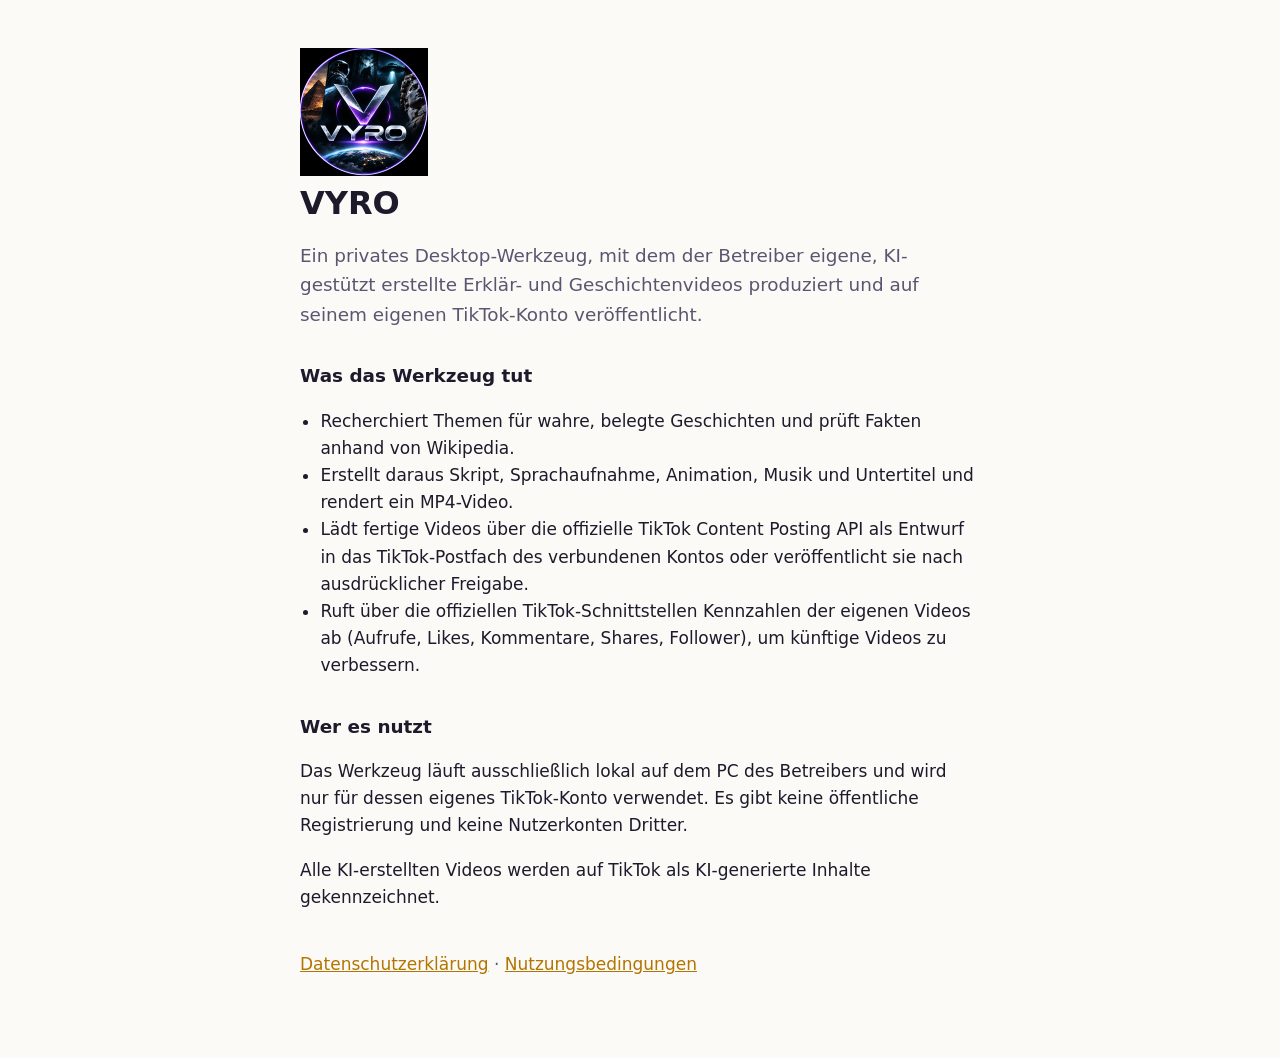
<file: index.html>
<!doctype html>
<html lang="de">
<head>
<meta charset="utf-8">
<meta name="viewport" content="width=device-width, initial-scale=1">
<title>VYRO</title>
<meta name="description" content="Privates Werkzeug zur Produktion und Veröffentlichung eigener Kurzvideos auf dem eigenen TikTok-Konto.">
<link rel="stylesheet" href="style.css">
<link rel="icon" href="vyro-logo-256.png">
</head>
<body>
<main>
  <img src="vyro-logo-256.png" alt="VYRO-Logo" width="128" height="128">
  <h1>VYRO</h1>
  <p class="lead">Ein privates Desktop-Werkzeug, mit dem der Betreiber eigene, KI-gestützt erstellte Erklär- und Geschichtenvideos produziert und auf seinem eigenen TikTok-Konto veröffentlicht.</p>
  <h2>Was das Werkzeug tut</h2>
  <ul>
    <li>Recherchiert Themen für wahre, belegte Geschichten und prüft Fakten anhand von Wikipedia.</li>
    <li>Erstellt daraus Skript, Sprachaufnahme, Animation, Musik und Untertitel und rendert ein MP4-Video.</li>
    <li>Lädt fertige Videos über die offizielle TikTok Content Posting API als Entwurf in das TikTok-Postfach des verbundenen Kontos oder veröffentlicht sie nach ausdrücklicher Freigabe.</li>
    <li>Ruft über die offiziellen TikTok-Schnittstellen Kennzahlen der eigenen Videos ab (Aufrufe, Likes, Kommentare, Shares, Follower), um künftige Videos zu verbessern.</li>
  </ul>
  <h2>Wer es nutzt</h2>
  <p>Das Werkzeug läuft ausschließlich lokal auf dem PC des Betreibers und wird nur für dessen eigenes TikTok-Konto verwendet. Es gibt keine öffentliche Registrierung und keine Nutzerkonten Dritter.</p>
  <p>Alle KI-erstellten Videos werden auf TikTok als KI-generierte Inhalte gekennzeichnet.</p>
  <nav><a href="privacy.html">Datenschutzerklärung</a> · <a href="terms.html">Nutzungsbedingungen</a></nav>
</main>
</body>
</html>
</file>
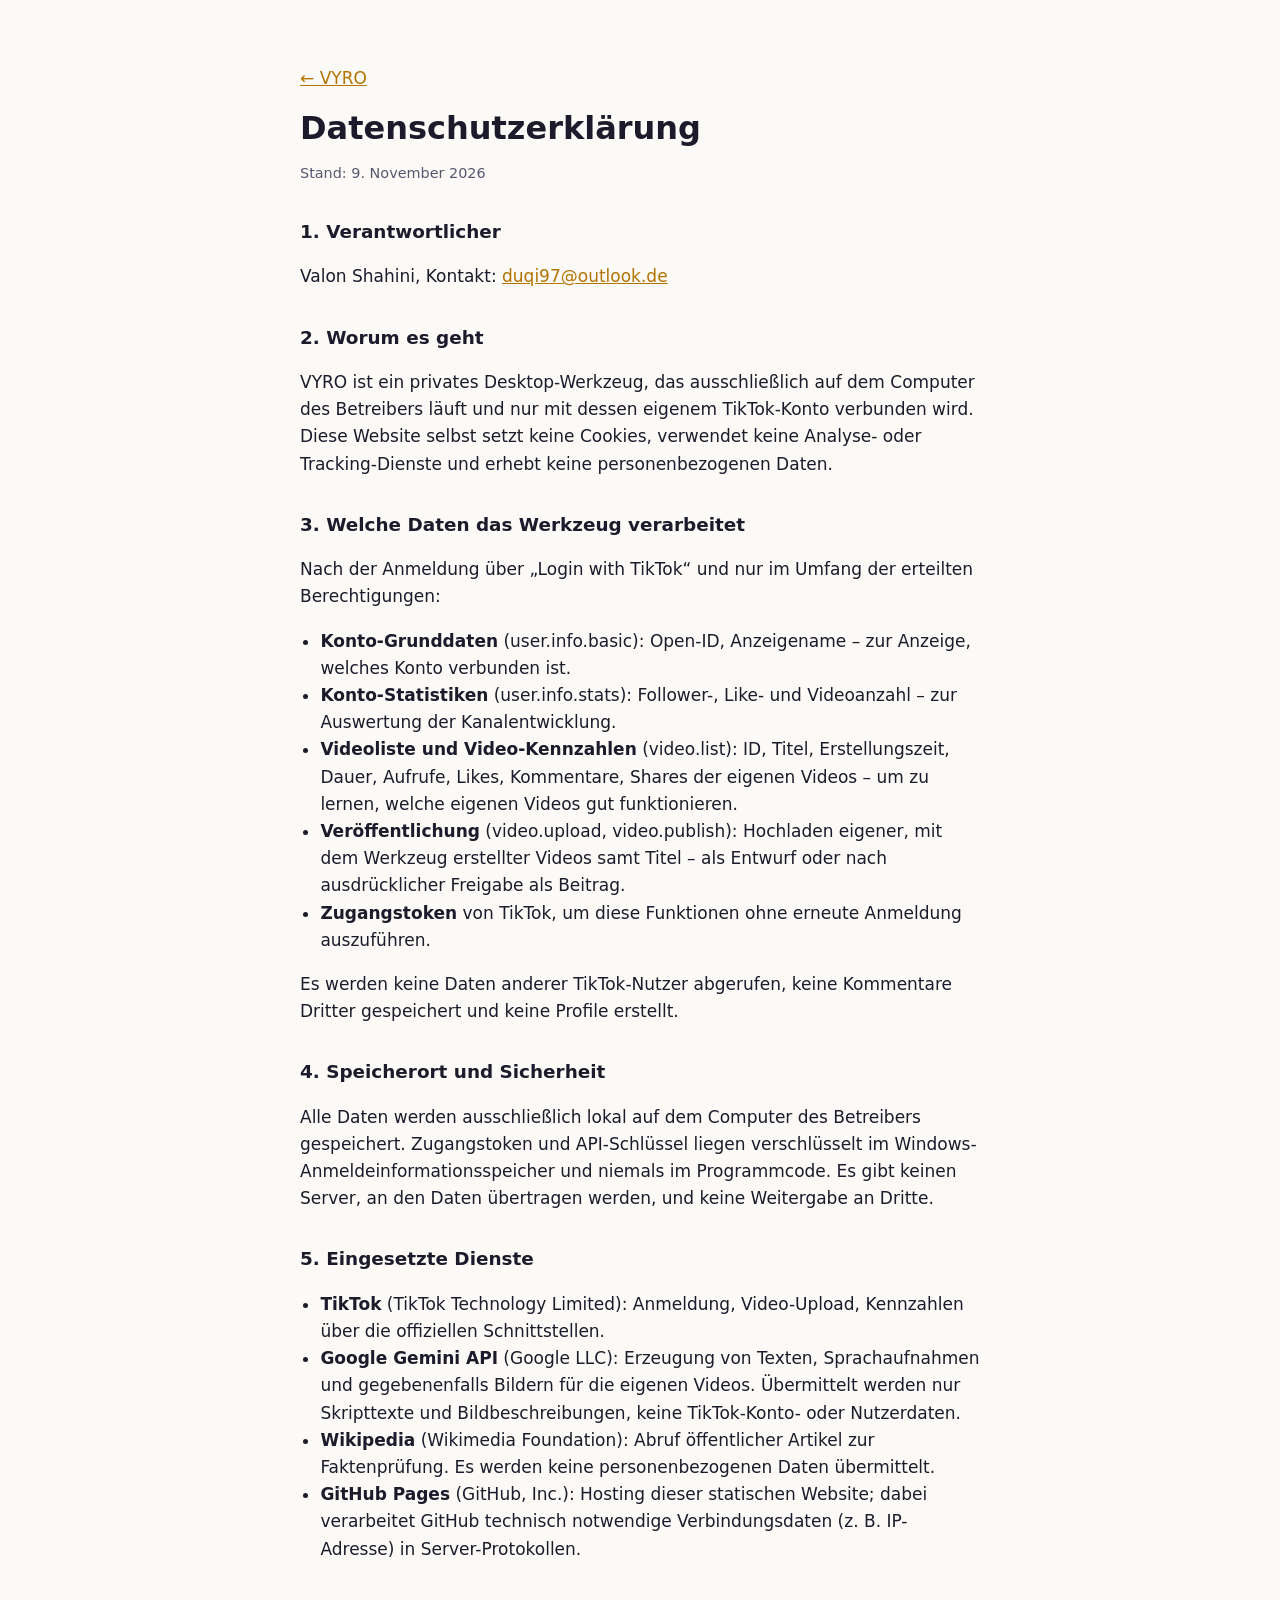
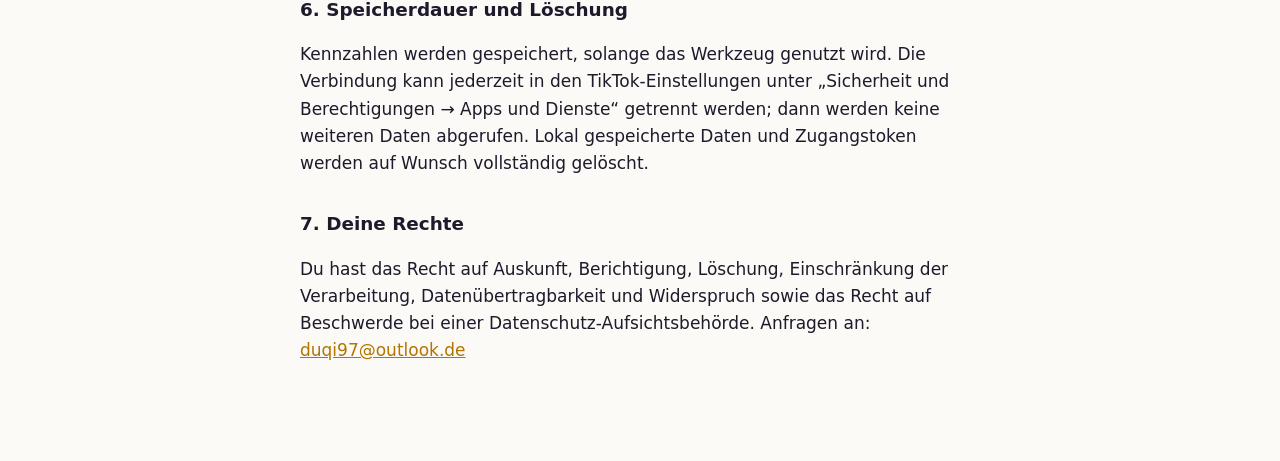
<file: privacy.html>
<!doctype html>
<html lang="de">
<head>
<meta charset="utf-8">
<meta name="viewport" content="width=device-width, initial-scale=1">
<title>Datenschutzerklärung – VYRO</title>
<link rel="stylesheet" href="style.css">
<link rel="icon" href="vyro-logo-256.png">
</head>
<body>
<main>
  <p><a href="index.html">← VYRO</a></p>
  <h1>Datenschutzerklärung</h1>
  <p class="meta">Stand: 9. November 2026</p>

  <h2>1. Verantwortlicher</h2>
  <p>Valon Shahini, Kontakt: <a href="mailto:duqi97@outlook.de">duqi97@outlook.de</a></p>

  <h2>2. Worum es geht</h2>
  <p>VYRO ist ein privates Desktop-Werkzeug, das ausschließlich auf dem Computer des Betreibers läuft und nur mit dessen eigenem TikTok-Konto verbunden wird. Diese Website selbst setzt keine Cookies, verwendet keine Analyse- oder Tracking-Dienste und erhebt keine personenbezogenen Daten.</p>

  <h2>3. Welche Daten das Werkzeug verarbeitet</h2>
  <p>Nach der Anmeldung über „Login with TikTok“ und nur im Umfang der erteilten Berechtigungen:</p>
  <ul>
    <li><strong>Konto-Grunddaten</strong> (user.info.basic): Open-ID, Anzeigename – zur Anzeige, welches Konto verbunden ist.</li>
    <li><strong>Konto-Statistiken</strong> (user.info.stats): Follower-, Like- und Videoanzahl – zur Auswertung der Kanalentwicklung.</li>
    <li><strong>Videoliste und Video-Kennzahlen</strong> (video.list): ID, Titel, Erstellungszeit, Dauer, Aufrufe, Likes, Kommentare, Shares der eigenen Videos – um zu lernen, welche eigenen Videos gut funktionieren.</li>
    <li><strong>Veröffentlichung</strong> (video.upload, video.publish): Hochladen eigener, mit dem Werkzeug erstellter Videos samt Titel – als Entwurf oder nach ausdrücklicher Freigabe als Beitrag.</li>
    <li><strong>Zugangstoken</strong> von TikTok, um diese Funktionen ohne erneute Anmeldung auszuführen.</li>
  </ul>
  <p>Es werden keine Daten anderer TikTok-Nutzer abgerufen, keine Kommentare Dritter gespeichert und keine Profile erstellt.</p>

  <h2>4. Speicherort und Sicherheit</h2>
  <p>Alle Daten werden ausschließlich lokal auf dem Computer des Betreibers gespeichert. Zugangstoken und API-Schlüssel liegen verschlüsselt im Windows-Anmeldeinformationsspeicher und niemals im Programmcode. Es gibt keinen Server, an den Daten übertragen werden, und keine Weitergabe an Dritte.</p>

  <h2>5. Eingesetzte Dienste</h2>
  <ul>
    <li><strong>TikTok</strong> (TikTok Technology Limited): Anmeldung, Video-Upload, Kennzahlen über die offiziellen Schnittstellen.</li>
    <li><strong>Google Gemini API</strong> (Google LLC): Erzeugung von Texten, Sprachaufnahmen und gegebenenfalls Bildern für die eigenen Videos. Übermittelt werden nur Skripttexte und Bildbeschreibungen, keine TikTok-Konto- oder Nutzerdaten.</li>
    <li><strong>Wikipedia</strong> (Wikimedia Foundation): Abruf öffentlicher Artikel zur Faktenprüfung. Es werden keine personenbezogenen Daten übermittelt.</li>
    <li><strong>GitHub Pages</strong> (GitHub, Inc.): Hosting dieser statischen Website; dabei verarbeitet GitHub technisch notwendige Verbindungsdaten (z. B. IP-Adresse) in Server-Protokollen.</li>
  </ul>

  <h2>6. Speicherdauer und Löschung</h2>
  <p>Kennzahlen werden gespeichert, solange das Werkzeug genutzt wird. Die Verbindung kann jederzeit in den TikTok-Einstellungen unter „Sicherheit und Berechtigungen → Apps und Dienste“ getrennt werden; dann werden keine weiteren Daten abgerufen. Lokal gespeicherte Daten und Zugangstoken werden auf Wunsch vollständig gelöscht.</p>

  <h2>7. Deine Rechte</h2>
  <p>Du hast das Recht auf Auskunft, Berichtigung, Löschung, Einschränkung der Verarbeitung, Datenübertragbarkeit und Widerspruch sowie das Recht auf Beschwerde bei einer Datenschutz-Aufsichtsbehörde. Anfragen an: <a href="mailto:duqi97@outlook.de">duqi97@outlook.de</a></p>
</main>
</body>
</html>
</file>
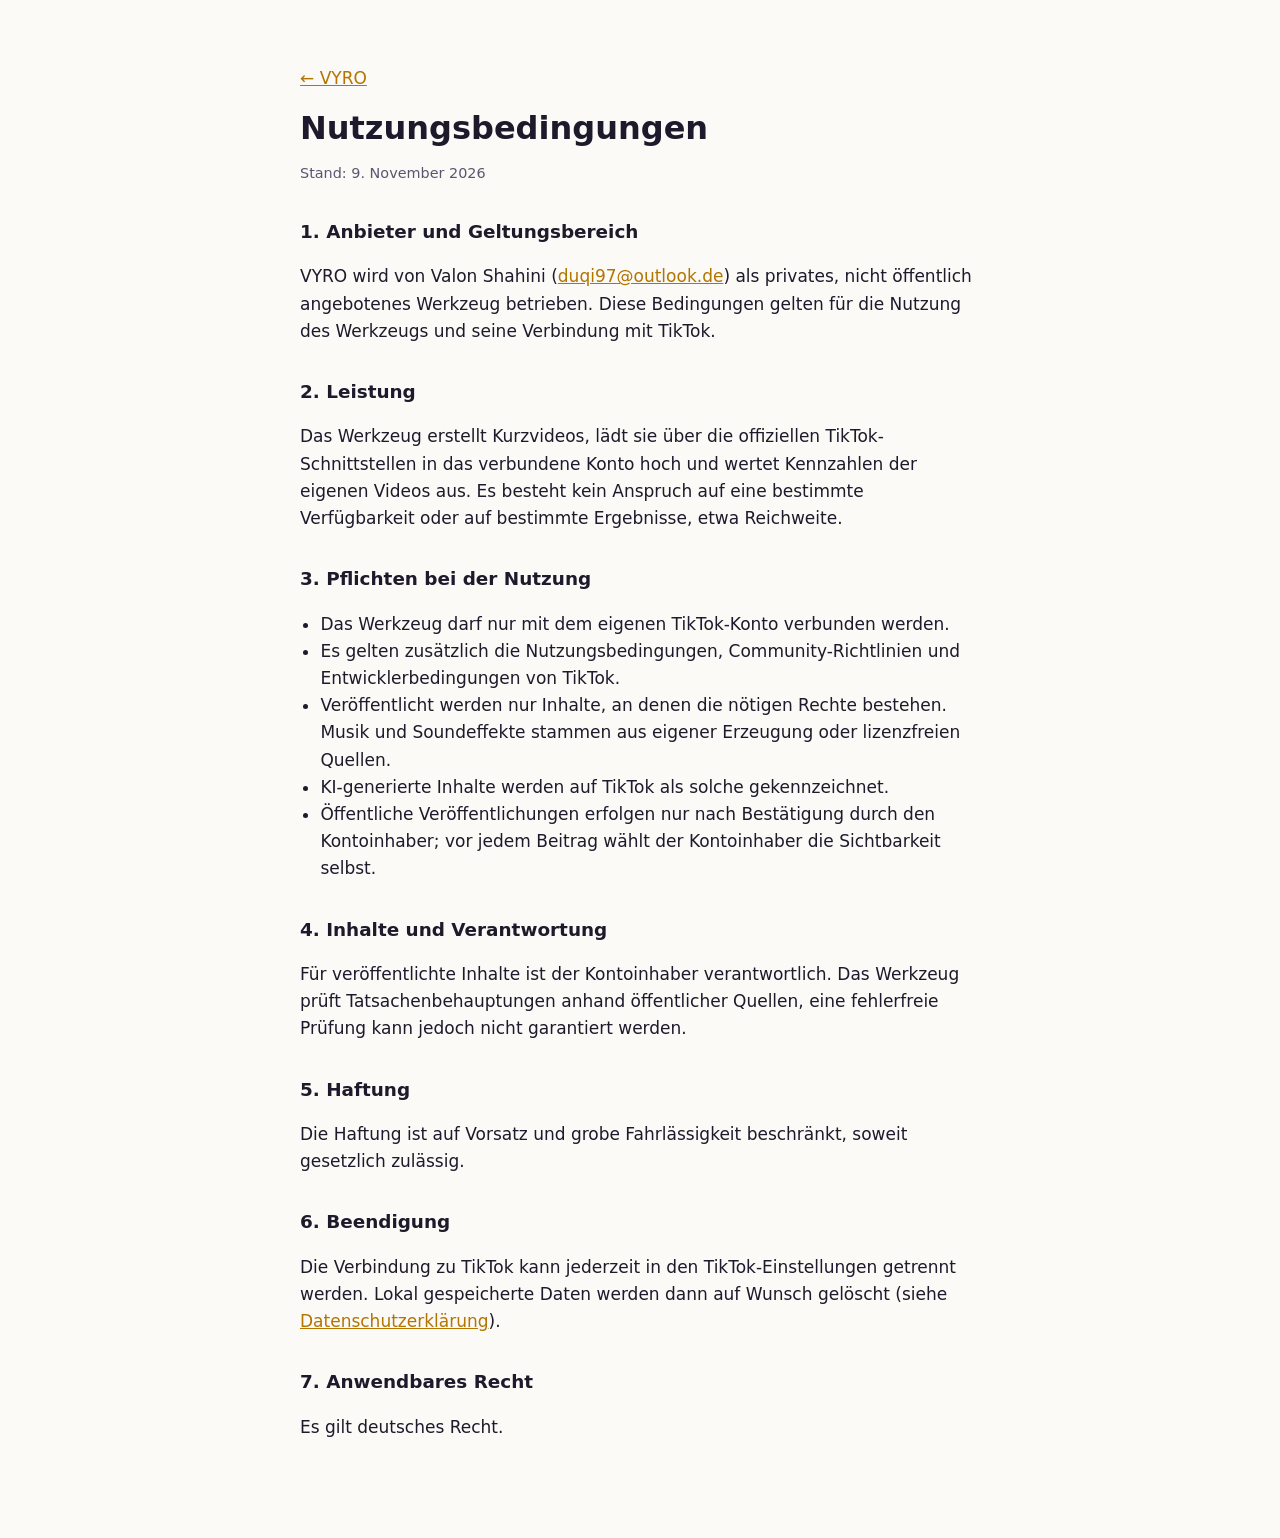
<file: terms.html>
<!doctype html>
<html lang="de">
<head>
<meta charset="utf-8">
<meta name="viewport" content="width=device-width, initial-scale=1">
<title>Nutzungsbedingungen – VYRO</title>
<link rel="stylesheet" href="style.css">
<link rel="icon" href="vyro-logo-256.png">
</head>
<body>
<main>
  <p><a href="index.html">← VYRO</a></p>
  <h1>Nutzungsbedingungen</h1>
  <p class="meta">Stand: 9. November 2026</p>

  <h2>1. Anbieter und Geltungsbereich</h2>
  <p>VYRO wird von Valon Shahini (<a href="mailto:duqi97@outlook.de">duqi97@outlook.de</a>) als privates, nicht öffentlich angebotenes Werkzeug betrieben. Diese Bedingungen gelten für die Nutzung des Werkzeugs und seine Verbindung mit TikTok.</p>

  <h2>2. Leistung</h2>
  <p>Das Werkzeug erstellt Kurzvideos, lädt sie über die offiziellen TikTok-Schnittstellen in das verbundene Konto hoch und wertet Kennzahlen der eigenen Videos aus. Es besteht kein Anspruch auf eine bestimmte Verfügbarkeit oder auf bestimmte Ergebnisse, etwa Reichweite.</p>

  <h2>3. Pflichten bei der Nutzung</h2>
  <ul>
    <li>Das Werkzeug darf nur mit dem eigenen TikTok-Konto verbunden werden.</li>
    <li>Es gelten zusätzlich die Nutzungsbedingungen, Community-Richtlinien und Entwicklerbedingungen von TikTok.</li>
    <li>Veröffentlicht werden nur Inhalte, an denen die nötigen Rechte bestehen. Musik und Soundeffekte stammen aus eigener Erzeugung oder lizenzfreien Quellen.</li>
    <li>KI-generierte Inhalte werden auf TikTok als solche gekennzeichnet.</li>
    <li>Öffentliche Veröffentlichungen erfolgen nur nach Bestätigung durch den Kontoinhaber; vor jedem Beitrag wählt der Kontoinhaber die Sichtbarkeit selbst.</li>
  </ul>

  <h2>4. Inhalte und Verantwortung</h2>
  <p>Für veröffentlichte Inhalte ist der Kontoinhaber verantwortlich. Das Werkzeug prüft Tatsachenbehauptungen anhand öffentlicher Quellen, eine fehlerfreie Prüfung kann jedoch nicht garantiert werden.</p>

  <h2>5. Haftung</h2>
  <p>Die Haftung ist auf Vorsatz und grobe Fahrlässigkeit beschränkt, soweit gesetzlich zulässig.</p>

  <h2>6. Beendigung</h2>
  <p>Die Verbindung zu TikTok kann jederzeit in den TikTok-Einstellungen getrennt werden. Lokal gespeicherte Daten werden dann auf Wunsch gelöscht (siehe <a href="privacy.html">Datenschutzerklärung</a>).</p>

  <h2>7. Anwendbares Recht</h2>
  <p>Es gilt deutsches Recht.</p>
</main>
</body>
</html>
</file>
<file: style.css>
:root{--bg:#0f0d1a;--fg:#ece9f7;--muted:#a9a3c2;--accent:#ffc94a}
@media (prefers-color-scheme: light){:root{--bg:#fbfaf7;--fg:#1d1a2b;--muted:#5b5670;--accent:#b37400}}
*{box-sizing:border-box}
body{margin:0;background:var(--bg);color:var(--fg);font:17px/1.6 system-ui,-apple-system,"Segoe UI",sans-serif}
main{max-width:720px;margin:0 auto;padding:48px 20px 80px}
h1{font-size:2rem;line-height:1.2;margin:0 0 12px}
h2{font-size:1.15rem;margin:32px 0 8px}
.lead{font-size:1.15rem;color:var(--muted)}
.meta{color:var(--muted);font-size:.9rem}
a{color:var(--accent)}
ul{padding-left:1.2em}
nav{margin-top:40px;color:var(--muted)}
</file>
